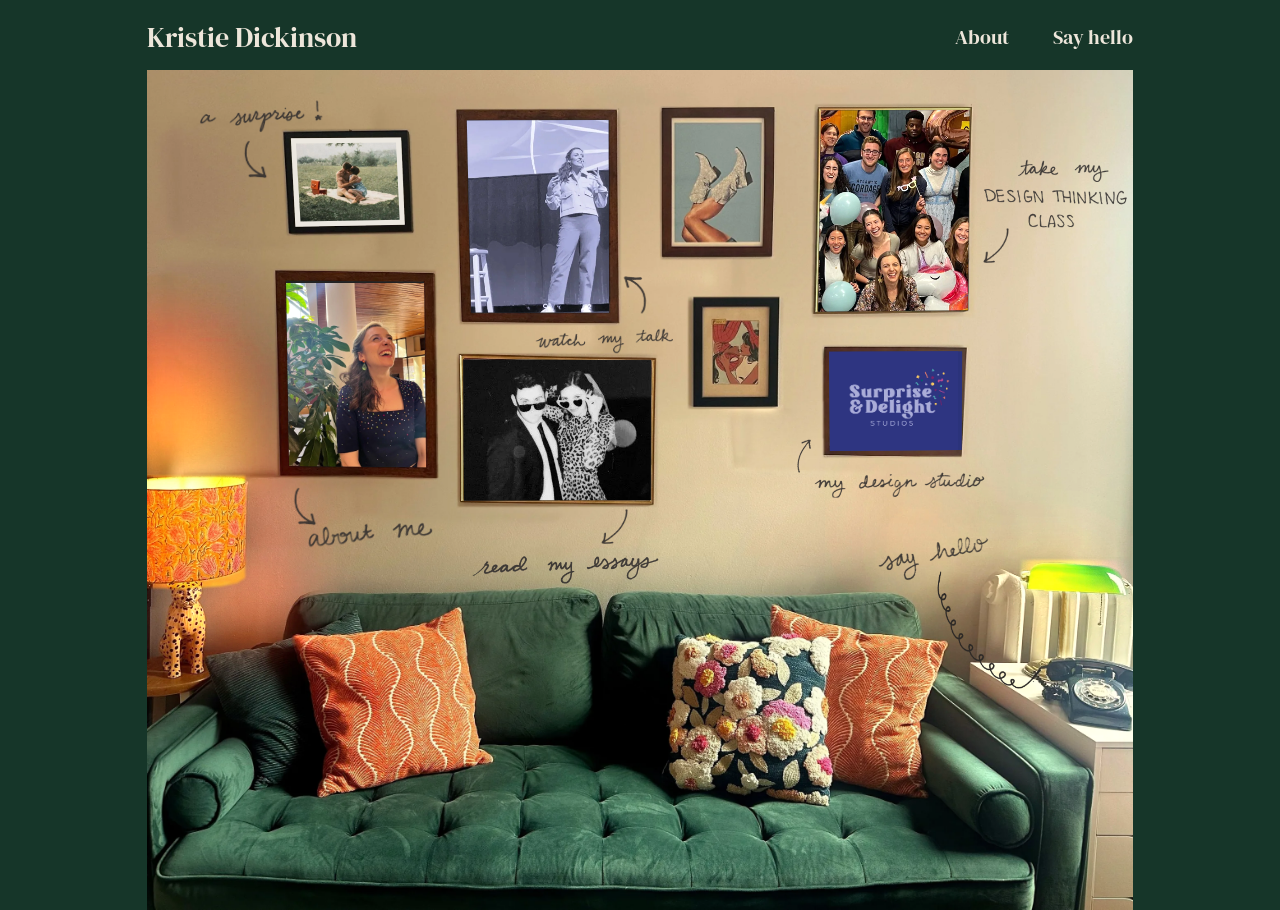
<file: index.html>
<!doctype html>
<html lang="en">
<head>
<meta charset="utf-8">
<meta name="viewport" content="width=device-width, initial-scale=1">
<title>Kristie Dickinson</title>
<meta name="description" content="Kristie Dickinson: writer, teacher, and experience architect. Come on in.">
<meta property="og:type" content="website">
<meta property="og:url" content="https://www.kristiedickinson.com/">
<meta property="og:site_name" content="Kristie Dickinson">
<meta property="og:title" content="Kristie Dickinson">
<meta property="og:description" content="Writer, teacher, and experience architect. Come on in.">
<meta property="og:image" content="https://www.kristiedickinson.com/img/og-room.jpg">
<meta property="og:image:width" content="1200">
<meta property="og:image:height" content="630">
<meta property="og:image:alt" content="Kristie's living room: a green couch under a gallery wall of frames">
<meta name="twitter:card" content="summary_large_image">
<link rel="preconnect" href="https://fonts.googleapis.com">
<link href="https://fonts.googleapis.com/css2?family=Courier+Prime:wght@400;700&family=Lora:ital,wght@0,400;0,600;1,400&family=DM+Serif+Display&display=swap" rel="stylesheet">
<style>
  :root{--green:#1F4A3A;--green-dark:#163629;--cream:#EDE6DA;--brass:#C9A23A;--ink:#2a2116}
  *{box-sizing:border-box}
  html,body{margin:0}
  body{background:var(--green-dark);color:var(--cream);font-family:Lora,Georgia,serif;min-height:100vh}
  header{display:flex;justify-content:space-between;align-items:baseline;padding:18px 28px 14px;letter-spacing:.14em;text-transform:uppercase;font-size:13px}
  header{align-items:center} header .name{font-family:"DM Serif Display",Georgia,serif;font-size:28px;letter-spacing:0;text-transform:none;color:var(--cream);text-decoration:none}
  header .top a{font-family:"DM Serif Display",Georgia,serif;font-size:20px;letter-spacing:0;text-transform:none;color:var(--cream);text-decoration:none;margin-left:44px} header .top a:hover{color:var(--brass)}
  /* header lines up with the room's left + right edges (room width = --rw); keeps a small gutter only when the room fills the window */
  :root{--rw:calc((100vh - 60px) * 3480 / 2964)}
  header{max-width:var(--rw);margin:0 auto;padding-left:max(0px,calc(28px - (100vw - var(--rw)) / 2));padding-right:max(0px,calc(28px - (100vw - var(--rw)) / 2))}
  .room{position:relative;width:100%;max-width:var(--rw);margin:0 auto;aspect-ratio:3480/2964;overflow:hidden;touch-action:none}
  .room > img,.room > div{position:absolute;display:block}
  .room img.base{inset:0;width:100%;height:100%}
  .room .mat,.room .art{inset:0;pointer-events:none}
  .room .art img{position:absolute;max-width:none;filter:brightness(1.04)}
  .room img.glow{mix-blend-mode:plus-lighter;pointer-events:none}
  .room img.lampimg{pointer-events:none}
  .room.off-cheetah .l-cheetah,.room.off-banker .l-banker{display:none}
  .room img.hw{height:auto;pointer-events:none;opacity:.92;transform:translate(var(--tx,0),var(--ty,0)) rotate(var(--r,0deg)) scaleX(var(--fx,1));transform-origin:50% 50%}
  .room img.hw.label{--tx:-50%}
  .room img.hw.hid{display:none}
  .room img.hw.on{opacity:1}
  .room svg{position:absolute;inset:0;width:100%;height:100%}
  .room a polygon{fill:transparent;stroke:transparent;stroke-width:6;cursor:pointer}
  .room a.frame:hover polygon,.room a.frame:focus-visible polygon{fill:rgba(255,236,190,.12);stroke:var(--brass)}
  .room a:focus{outline:none}
  .room.editing svg{pointer-events:none}
  .room.editing img.hw{pointer-events:auto;cursor:grab;outline:1px dashed rgba(166,42,99,.75);outline-offset:4px}
  .room.editing img.hw.hid{display:block;opacity:.35}
  .room.editing .art{pointer-events:auto;cursor:move}
  .room.editing .art:hover{filter:drop-shadow(0 0 0 #A62A63)}
  dialog{border:none;padding:0;max-width:460px;width:calc(100% - 32px);background:var(--cream);color:var(--ink);font-family:Lora,Georgia,serif}
  dialog p{font-size:15px}
  dialog::backdrop{background:rgba(10,20,15,.7)}
  dialog .in{padding:28px 28px 22px;border:3px double var(--green);margin:10px}
  dialog h2{margin:0 0 10px;font-family:"DM Serif Display",Georgia,serif;font-weight:400;font-size:24px;line-height:1.15;color:var(--green)}
  dialog p{margin:0 0 14px;line-height:1.5} dialog p:empty{display:none}
  dialog.wide{max-width:820px}
  /* Dynamic Type: on iPhone/iPad, pop-up text follows the reader's Settings > Text Size. Apple's default body size is 17. Computers keep 15/24. */
  @supports (-webkit-touch-callout:none){
    html{font:-apple-system-body} body{font-size:16px}
    dialog:not(.essays) p{font-size:1rem} dialog:not(.essays) h2{font-size:1.4rem}
    dialog{max-height:calc(100dvh - 32px);overflow:auto}
  }
  #dx iframe{display:block;width:100%;border:0;border-radius:12px}
  #dx .vid{position:relative;aspect-ratio:16/9} #dx .vid iframe{position:absolute;inset:0;height:100%}
  dialog button{font-family:inherit;font-size:14px;background:var(--green);color:var(--cream);border:none;padding:10px 18px;cursor:pointer;letter-spacing:.1em;text-transform:uppercase}
  .tools{display:flex;flex-wrap:wrap;gap:10px;justify-content:center;margin:14px 16px 0}
  .tools button{font-family:inherit;font-size:12px;letter-spacing:.1em;text-transform:uppercase;background:transparent;color:var(--cream);border:1px solid rgba(237,230,218,.5);padding:7px 12px;cursor:pointer}
  .tools button.on{background:var(--cream);color:var(--green-dark)}
  .help{text-align:center;font-size:12px;opacity:.75;margin:10px 16px 0;line-height:1.7}
  dialog a{color:var(--green);font-weight:700}
  .card{list-style:none;margin:0 0 6px;padding:0} .card li{padding:9px 0;border-top:1px dashed rgba(31,74,58,.35)} .card li:first-child{border-top:none}
  .card span{display:inline-block;min-width:92px;font-size:12px;letter-spacing:.1em;text-transform:uppercase;opacity:.7}
  .room img.hw.notecard{background:#F7F2E7;padding:.5% .7%;border:1px solid rgba(42,33,22,.12);opacity:1}
  dialog h2:empty{display:none} dialog .by{font-size:12px;letter-spacing:.1em;text-transform:uppercase;opacity:.7;margin:4px 0 0}
  .room img[data-key="cord"]{display:none!important}
  .room canvas#cordc{position:absolute;inset:0;width:100%;height:100%;pointer-events:none}
  .room .ch{display:none;position:absolute;width:18px;height:18px;margin:-9px 0 0 -9px;border-radius:50%;background:#A62A63;border:2px solid #fff;cursor:grab;z-index:5;touch-action:none}
  .room .ch[data-h="c"]{background:#C9A23A}
  .room.editing .ch{display:block}
  .mlist{display:none}
  .room.loading>*{visibility:hidden}  /* hold the wall back until every piece has arrived, then show it all at once */
  /* essays pop-up */
  dialog.essays{max-width:760px}
  .es .x{position:absolute;top:18px;right:22px;background:none;border:none;padding:4px 8px;font-size:28px;line-height:1;color:var(--green);cursor:pointer;letter-spacing:0;text-transform:none}
  .es h2{font-size:30px;padding-right:32px}
  .es .lede{margin:0 0 20px;font-size:15px;opacity:.75}
  .es .grid{display:grid;grid-template-columns:repeat(3,1fr);gap:18px;margin-bottom:26px;align-items:start}
  .es .ecard{cursor:pointer;display:block;outline-offset:4px}
  .es .ecard .ph{aspect-ratio:4/5;overflow:hidden;background:#d8cfbf;border:6px solid #fff;box-shadow:0 2px 6px rgba(0,0,0,.18)}
  .es .ecard img{width:100%;height:100%;object-fit:cover;display:block}
  .es .ecard h3{font-family:"DM Serif Display",Georgia,serif;font-weight:400;font-size:19px;line-height:1.2;margin:12px 0 4px;color:var(--green)}
  .es .ecard p{margin:0;font-size:14px;line-height:1.4;font-style:italic;opacity:.8}
  .es .ecard:hover h3,.es .ecard:focus-visible h3{text-decoration:underline}
  .es .sub{border-top:1px dashed rgba(31,74,58,.4);border-bottom:1px dashed rgba(31,74,58,.4);padding:18px 0 10px;margin-bottom:18px;text-align:center}
  .es .sub .ask .arr{position:relative;display:inline-block} .sub .ask .arr img{position:absolute;left:176px;top:52%;width:22px;transform:rotate(-20deg) scaleX(-1);z-index:2;pointer-events:none}
  .sub .ask{font-family:"DM Serif Display",Georgia,serif;font-size:22px;color:var(--green);margin:0 0 4px}
  #dx .es .sub iframe{width:100%;max-width:480px;height:150px;margin:0 auto;border-radius:0;background:transparent}
  .es .more-h{font-family:"DM Serif Display",Georgia,serif;font-weight:400;font-size:22px;color:var(--green);margin:6px 0 4px}
  .es .more{list-style:none;padding:0;margin:0}
  .es .more li{padding:11px 0;border-top:1px dashed rgba(31,74,58,.35);display:flex;justify-content:space-between;gap:12px;align-items:baseline}
  .es .more li span{font-size:13px;opacity:.65;font-style:italic;text-align:right}
  .es .back{all:unset;cursor:pointer;font-size:13px;letter-spacing:.1em;text-transform:uppercase;color:var(--green);font-weight:600;display:inline-block}
  .es .read>.back{margin-bottom:14px}
  .es .read h2{font-size:34px}
  .es .dek{font-style:italic;font-size:18px;opacity:.8;margin:0 0 6px}
  .es .date{font-size:12px;letter-spacing:.1em;text-transform:uppercase;opacity:.6;margin:0 0 22px}
  .es .body{font-size:18px;line-height:1.65;max-width:620px;margin:0 auto}
  .es .body p{font-size:18px;margin:0 0 1.1em;line-height:1.65}
  .es .body h1,.es .body h2,.es .body h3,.es .body h4{font-family:"DM Serif Display",Georgia,serif;font-weight:400;color:var(--green);margin:1.4em 0 .5em;font-size:24px;padding:0}
  .es .body img{max-width:100%;height:auto;display:block;margin:0 auto}
  .es .body figure{margin:1.4em 0}
  .es .body figcaption{font-size:14px;font-style:italic;opacity:.7;text-align:center;margin-top:6px}
  .es .body a{font-weight:600}
  .es .body blockquote{margin:1.2em 0;padding-left:16px;border-left:3px solid var(--brass);font-style:italic}
  .es .body hr{border:none;border-top:1px dashed rgba(31,74,58,.4);margin:2em 0}
  .es .end{max-width:620px;margin:28px auto 0;padding-top:18px;border-top:3px double var(--green);text-align:center}
  @media (max-width:700px){
    .es h2{font-size:26px}
    .es .grid{grid-template-columns:1fr;gap:16px}
    .es .ecard{display:grid;grid-template-columns:96px 1fr;gap:14px;align-items:center}
    .es .ecard .ph{aspect-ratio:1;border-width:4px}
    .es .ecard h3{margin:0 0 4px;font-size:18px}
    .es .read h2{font-size:28px}
    .es .body,.es .body p{font-size:17px}
    .es .more li{flex-direction:column;gap:2px}
    .es .more li span{text-align:left}
    dialog.essays .in{padding:22px 16px 18px;margin:6px}
  }
  @media (max-width:700px){
    header{padding:12px 16px 10px;font-size:11px} header .name{font-size:21px} header .top a{margin-left:14px;font-size:16px}
    .mlist{display:flex;flex-direction:column;gap:10px;margin:18px 16px 28px}
    .mlist a{font-family:Lora,Georgia,serif;display:block;text-align:center;color:var(--cream);text-decoration:none;border:1px solid rgba(237,230,218,.5);padding:13px 12px;letter-spacing:.1em;text-transform:uppercase;font-size:13px}
    .mlist p{text-align:center;font-size:12px;opacity:.7;margin:0 0 4px;line-height:1.5}
  }
  .tools{display:none!important} .help{display:none!important} body.edit .tools{display:flex!important} body.edit .help:not([hidden]){display:block!important}
  .note{max-width:900px;margin:14px auto 30px;padding:0 28px;font-size:12px;opacity:.6;line-height:1.6;text-align:center}
</style>
</head>
<body>
<header><a class="name" href="./">Kristie Dickinson</a><nav class="top"><a href="about.html">About</a><a href="#" id="topHello">Say hello</a></nav></header>
<div class="room loading" id="room">
  <img class="base" src="img/wall-2400.webp" srcset="img/wall-1200.webp 1200w, img/wall-2400.webp 2400w" sizes="(max-width:700px) 100vw, 1400px" fetchpriority="high" alt="Kristie's living room: a green velvet couch under a gallery wall of frames">
  <div class="mat" style="clip-path:polygon(14.598% 8.131%,25.776% 8.030%,26.150% 18.421%,15.058% 18.657%);background:#ECE8E0"></div>
  <div class="art" data-art="talk" style="clip-path:polygon(32.443% 6.005%,46.810% 5.938%,46.868% 28.880%,32.874% 28.880%);background:#222"><img alt="" src="img/art1.webp"></div>
  <div class="art" data-art="about" style="clip-path:polygon(14.109% 25.101%,28.104% 25.169%,28.305% 47.301%,14.425% 47.132%);background:#222"><img alt="" src="img/art2.webp"></div>
  <div class="art" data-art="studio" style="clip-path:polygon(32.098% 34.480%,51.121% 34.548%,51.063% 51.181%,32.155% 51.248%);background:#222"><img alt="" src="img/art3.webp"></div>
  <div class="art" data-art="class" style="clip-path:polygon(68.362% 4.825%,83.420% 4.757%,83.247% 28.610%,68.075% 28.745%);background:#222"><img alt="" src="img/art4.webp"></div>
  <div class="art" data-art="record" style="clip-path:polygon(15.115% 8.738%,25.259% 8.637%,25.632% 17.814%,15.575% 18.050%);background:#ECE8E0"><img alt="" src="img/art5.webp"></div>
  <div class="art" data-art="substack" style="clip-path:polygon(69.167% 33.536%,82.672% 33.468%,82.615% 45.243%,69.253% 45.344%);background:#2B337B"><img alt="" src="img/art6.webp"></div>
  <img class="glow l-cheetah" alt="" src="img/glow-l-cheetah.webp" style="left:0.0000%;top:4.4872%;width:63.2184%;height:73.8192%">
  <img class="lampimg l-cheetah" alt="" src="img/lampimg-l-cheetah.webp" style="left:0.0000%;top:47.9757%;width:10.2874%;height:14.0013%">
  <img class="glow l-banker" alt="" src="img/glow-l-banker.webp" style="left:68.7356%;top:45.2429%;width:31.2644%;height:54.7571%">
  <img class="lampimg l-banker" alt="" src="img/lampimg-l-banker.webp" style="left:88.3621%;top:57.9622%;width:11.6379%;height:5.4318%">
  <img class="lampimg l-banker" alt="" src="img/brass-banker.webp" style="left:90.5172%;top:59.3792%;width:9.4828%;height:14.8448%">
  <img class="hw label" data-key="record" alt="A surprise!" src="img/hw-record.webp">
  <img class="hw label" data-key="about" alt="About me" src="img/hw-about.webp">
  <img class="hw label" data-key="class" alt="Take my Design Thinking class" src="img/hw-class-full2.webp">
  <img class="hw free" data-key="classword" alt="" src="img/hw-class-word.webp">
  <img class="hw label" data-key="substack" alt="My design studio" src="img/hw-substack.webp">
  <img class="hw label" data-key="talk" alt="Watch my talk" src="img/hw-talk.webp">
  <img class="hw label" data-key="studio" alt="Read my essays" src="img/hw-studio.webp">
  <img class="hw free" data-key="sayhello" alt="say hello" src="img/hw-sayhello.webp">
  <img class="hw free" data-key="arrow" alt="" src="img/hw-arrow.webp">
  <img class="hw free" data-key="cord" alt="" src="img/hw-cord2.webp">
  <canvas id="cordc" width="1740" height="1482" aria-hidden="true"></canvas>
  <div class="ch" data-h="a" title="Cord start"></div><div class="ch" data-h="c" title="Bend"></div><div class="ch" data-h="b" title="Cord end"></div>
  <img class="hw free" data-key="arrow2" alt="" src="img/hw-arrow2.webp">
  <img class="hw free" data-key="arrow3" alt="" src="img/hw-arrow3.webp">
  <img class="hw free" data-key="arrow4" alt="" src="img/hw-arrow4.webp">
  <img class="hw free" data-key="arrow5" alt="" src="img/hw-arrow5.webp">
  <img class="hw free" data-key="arrow6" alt="" src="img/hw-arrow6.webp">
  <img class="hw free" data-key="arrow7" alt="" src="img/hw-arrow7.webp">
  <img class="hw free" data-key="arrow8" alt="" src="img/hw-arrow8.webp">
  <img class="hw free" data-key="arrow9" alt="" src="img/hw-arrow9.webp">
  <img class="hw free" data-key="arrow10" alt="" src="img/hw-arrow10.webp">
  <img class="hw free" data-key="arrow11" alt="" src="img/hw-arrow11.webp">
  <svg viewBox="0 0 3480 2964" id="hot" aria-label="Gallery wall"></svg>
</div>
<div class="tools"><button id="edit">Edit the wall</button><button id="copy" hidden>Copy positions for Claude</button><button id="reset" hidden>Reset</button></div>
<p class="help" id="help" hidden>Phone cord: drag the pink dots to move its ends, the gold dot to bend it.<br>Labels and arrows: drag to move · scroll to turn · hold Shift and scroll to resize · Option-click to flip an arrow · double-click an arrow to put it away (the faded ones are spares).<br>Photos in frames: drag to reposition · scroll to zoom.</p>
<nav class="mlist" aria-label="Menu">
  <p>Tap a frame on the wall, or pick from here.</p>
  <a href="about.html">About me</a>
  <a href="#" data-go="talk">Watch my talk</a>
  <a href="#" data-go="essays">Read my essays</a>
  <a href="#" data-go="class">Take my Design Thinking class</a>
  <a href="https://www.surpriseanddelightstudios.com" target="_blank" rel="noopener">My design studio</a>
  <a href="#" data-go="record">A surprise!</a>
  <a href="#" data-go="hello">Say hello</a>
</nav>
<dialog id="d"><div class="in"><h2 id="dt"></h2><p id="dp"></p><div id="dx"></div></div></dialog>
<script src="essays-data.js"></script>
<script>
const W=3480,H=2964,room=document.getElementById('room'),svg=document.getElementById('hot'),NS='http://www.w3.org/2000/svg';
const DEF={items:[{"key": "record", "l": 11.49, "t": 3.32, "w": 12.53, "r": -2, "kind": "label", "alt": "A surprise!", "mid": false, "hid": false, "fl": false}, {"key": "about", "l": 22.6, "t": 55.07, "w": 12.65, "r": -4, "kind": "label", "alt": "About me", "mid": true, "hid": false, "fl": false}, {"key": "class", "l": 92.2, "t": 15, "w": 15.2, "r": 3, "kind": "label", "alt": "Take my class", "mid": true, "hid": false, "fl": false}, {"key": "substack", "l": 76.24, "t": 49.39, "w": 17.2, "r": 1.4, "kind": "label", "alt": "My design studio", "mid": true, "hid": false, "fl": false}, {"key": "talk", "l": 46.39, "t": 30.48, "w": 14, "r": 1, "kind": "label", "alt": "Watch my talk", "mid": false, "hid": false, "fl": false}, {"key": "studio", "l": 42.52, "t": 56.92, "w": 19.42, "r": 1, "kind": "label", "alt": "Read my essays", "mid": false, "hid": false, "fl": false}, {"key": "sayhello", "l": 74.12, "t": 56.2, "w": 11.46, "r": -8.9, "kind": "free", "alt": "say hello", "hid": false, "fl": false}, {"key": "arrow", "l": 84.6, "t": 62.4, "w": 7.6, "r": -22, "kind": "free", "alt": "", "hid": true, "fl": false}, {"key": "classword", "l": 87.7, "t": 17.72, "w": 6.6, "r": 1.6, "kind": "free", "alt": "", "hid": true, "fl": false}, {"key": "cord", "l": 84.25, "t": 58.45, "w": 7, "r": 0, "kind": "free", "alt": "", "hid": false, "fl": false}, {"key": "arrow2", "l": 9.37, "t": 8.04, "w": 3.2, "r": 0, "kind": "free", "alt": "", "hid": false, "fl": false}, {"key": "arrow3", "l": 45.66, "t": 52.1, "w": 3.2, "r": 0, "kind": "free", "alt": "", "hid": false, "fl": false}, {"key": "arrow4", "l": 65.49, "t": 44.12, "w": 2.62, "r": -197.1, "kind": "free", "alt": "", "hid": false, "fl": false}, {"key": "arrow5", "l": 14.39, "t": 49.36, "w": 3.2, "r": 0, "kind": "free", "alt": "", "hid": false, "fl": false}, {"key": "arrow6", "l": 84.35, "t": 18.65, "w": 3.2, "r": 0, "kind": "free", "alt": "", "hid": false, "fl": false}, {"key": "arrow7", "l": 51, "t": 60.5, "w": 3.2, "r": 0, "kind": "free", "alt": "", "hid": true, "fl": false}, {"key": "arrow8", "l": 55.2, "t": 60.5, "w": 3.2, "r": 0, "kind": "free", "alt": "", "hid": true, "fl": false}, {"key": "arrow9", "l": 59.4, "t": 60.5, "w": 3.2, "r": 0, "kind": "free", "alt": "", "hid": true, "fl": false}, {"key": "arrow10", "l": 63.6, "t": 60.5, "w": 3.2, "r": 0, "kind": "free", "alt": "", "hid": true, "fl": false}, {"key": "arrow11", "l": 47.95, "t": 24.37, "w": 3.2, "r": 180, "kind": "free", "alt": "", "hid": false, "fl": false}],arts:[{"key": "talk", "iw": 809, "ih": 1100, "fx": 0.5, "fy": 0.45, "z": 1.505, "x": -49, "y": -172, "poly": [[1129, 178], [1629, 176], [1631, 856], [1144, 856]], "bb": [1129, 176, 1631, 856], "bg": "#222"}, {"key": "about", "iw": 768, "ih": 1024, "fx": 0.5, "fy": 0.3, "z": 1, "x": 0, "y": 7, "poly": [[491, 744], [978, 746], [985, 1402], [502, 1397]], "bb": [491, 744, 985, 1402], "bg": "#222"}, {"key": "studio", "iw": 415, "ih": 545, "fx": 0.5, "fy": 0.55, "z": 1.212, "x": -12, "y": -34, "poly": [[1117, 1022], [1779, 1024], [1777, 1517], [1119, 1519]], "bb": [1117, 1022, 1779, 1519], "bg": "#222"}, {"key": "class", "iw": 825, "ih": 1100, "fx": 0.5, "fy": 0.5, "z": 1.403, "x": 57, "y": 22, "poly": [[2379, 143], [2903, 141], [2897, 848], [2369, 852]], "bb": [2369, 141, 2903, 852], "bg": "#222"}, {"key": "record", "iw": 1300, "ih": 1274, "fx": 0.53, "fy": 0.58, "z": 1.75, "x": 14, "y": -10, "poly": [[526, 259], [879, 256], [892, 528], [542, 535]], "bb": [526, 256, 892, 535], "bg": "#ECE8E0"}, {"key": "substack", "iw": 1300, "ih": 1300, "fx": 0.55, "fy": 0.47, "z": 0.989, "x": -8, "y": -15, "poly": [[2407, 994], [2877, 992], [2875, 1341], [2410, 1344]], "bb": [2407, 992, 2877, 1344], "bg": "#2B337B"}],cord:{"a": [2912, 1774], "c": [2897, 2031], "b": [3078, 2211]}};
const KEY='kd-wall-v9';
let st={}; try{st=JSON.parse(localStorage.getItem(KEY)||'{}')}catch(e){}
st.items=st.items||{}; st.arts=st.arts||{};
// preview-only overrides: ?opt=A|B|C (say hello corner), ?lab=cursive|caps (class label). Not saved.
const QS=new URLSearchParams(location.search), PREV={
  A:{sayhello:{l:85.6,t:46.5,w:10.5,r:-6},arrow:{l:91.6,t:51.6,w:3.6,r:18}},
  B:{sayhello:{l:75.6,t:59.2,w:11.46,r:-8.9},arrow:{hid:true}},
  C:{},
  D:{sayhello:{l:80.6,t:70.2,w:8.6,r:-9},arrow:{hid:true}}};
if(QS.get('opt')&&PREV[QS.get('opt')]) st={items:Object.assign({},st.items,PREV[QS.get('opt')]),arts:st.arts};
if(QS.get('opt')==='D') addEventListener('DOMContentLoaded',()=>{document.querySelector('[data-key="sayhello"]').classList.add('notecard');});
if(QS.get('lab')) addEventListener('DOMContentLoaded',()=>{const el=document.querySelector('[data-key="class"]'); if(el){el.src='img/hw-class-'+QS.get('lab')+'.webp'; el.style.width='15.5%';}});
const item=k=>Object.assign({},DEF.items.find(i=>i.key===k),st.items[k]||{});
const art=k=>Object.assign({},DEF.arts.find(a=>a.key===k),st.arts[k]||{});
function drawItem(k){const it=item(k),el=room.querySelector('[data-key="'+k+'"]');
  el.style.left=it.l+'%';el.style.top=it.t+'%';el.style.width=it.w+'%';el.style.setProperty('--r',it.r+'deg');el.classList.toggle('hid',!!it.hid);if(it.mid)el.style.setProperty('--ty','-50%');el.style.setProperty('--fx',it.fl?-1:1);}
function drawArt(k){const a=art(k),img=room.querySelector('[data-art="'+k+'"] img');
  const [x0,y0,x1,y1]=a.bb,bw=x1-x0,bh=y1-y0,s=Math.max(bw/a.iw,bh/a.ih)*a.z,dw=a.iw*s,dh=a.ih*s;
  const cl=(v,lo,hi)=>Math.min(hi,Math.max(lo,v)); const left=cl((x0+bw/2)-a.fx*dw,x1-dw,x0)+a.x, top=cl((y0+bh/2)-a.fy*dh,y1-dh,y0)+a.y;
  img.style.left=left/W*100+'%';img.style.top=top/H*100+'%';img.style.width=dw/W*100+'%';img.style.height=dh/H*100+'%';}
DEF.items.forEach(i=>drawItem(i.key)); DEF.arts.forEach(a=>drawArt(a.key));
function save(){try{localStorage.setItem(KEY,JSON.stringify(st))}catch(e){}}

// clicks (normal mode)
const dlg=document.getElementById('d'), dx=document.getElementById('dx');
const EMBED={
  record:'<p>This is a song I wrote for my dad about his parents. The album cover is a real photo of my grandparents on a picnic in 1952 ❤️</p><iframe src="https://open.spotify.com/embed/track/0n3ZDNdrFCp5UaupJjO0yz?utm_source=generator" height="152" allow="autoplay; clipboard-write; encrypted-media; fullscreen; picture-in-picture" loading="lazy" title="Spotify player"></iframe>',
  class:'<p>Coming soon.</p><p>Want to hear first?</p><p><a href="mailto:hello@kristiedickinson.com?subject=Design%20Thinking%20class%20waitlist&body=Add%20me%20to%20the%20waitlist%20for%20your%20Design%20Thinking%20class!">Join the waitlist</a></p>',
  hello:'<ul class="card"><li><span>Email</span><a href="mailto:hello@kristiedickinson.com">hello@kristiedickinson.com</a></li><li><span>Substack</span><a href="https://kristiedickinson.substack.com" target="_blank" rel="noopener">kristiedickinson.substack.com</a></li><li><span>LinkedIn</span><a href="https://www.linkedin.com/in/kristiedickinson" target="_blank" rel="noopener">in/kristiedickinson</a></li></ul>',
  talk:'<p>Surprise and delight started out as a marketing technique I learned at Apple, and it\'s become a life motto for me.</p><div class="vid"><iframe src="https://www.youtube-nocookie.com/embed/QAR14RJ7tiE?rel=0" allow="accelerometer; autoplay; clipboard-write; encrypted-media; gyroscope; picture-in-picture; web-share" referrerpolicy="strict-origin-when-cross-origin" allowfullscreen title="My TEDx talk"></iframe></div>'
};
function open_(t,p,k){document.getElementById('dt').textContent=t; const e=k&&EMBED[k];
  document.getElementById('dp').textContent=e?'':(p||('The "'+t+'" page opens here. (Placeholder for show-and-tell.)'));
  dx.innerHTML=e||''; dlg.classList.remove('essays'); dlg.classList.toggle('wide',k==='talk'); dlg.showModal();}
dlg.addEventListener('click',e=>{ if(e.target===dlg) dlg.close(); });      // click anywhere outside the card = back to the room
dlg.addEventListener('close',()=>{ dx.innerHTML=''; });                      // stops the song/video when it closes
function hotspot(pts,label,cls,fn){const a=document.createElementNS(NS,'a');a.setAttribute('href','#');a.setAttribute('aria-label',label);if(cls)a.setAttribute('class',cls);
  const p=document.createElementNS(NS,'polygon');p.setAttribute('points',pts.map(p=>p.join(',')).join(' '));a.appendChild(p);svg.appendChild(a);
  a.addEventListener('click',e=>{e.preventDefault();fn();});return a;}
[{"k": "record", "label": "A surprise!", "q": [[452, 185], [953, 182], [966, 602], [468, 609]]}, {"k": "talk", "label": "Watch my talk", "q": [[1095, 144], [1663, 142], [1665, 890], [1110, 890]]}, {"k": "about", "label": "About me", "q": [[462, 715], [1007, 717], [1014, 1431], [473, 1426]]}, {"k": "studio", "label": "Read my essays", "q": [[1103, 1008], [1793, 1010], [1791, 1531], [1105, 1533]]}, {"k": "class", "label": "Take my class", "q": [[2367, 131], [2915, 129], [2909, 860], [2357, 864]]}, {"k": "substack", "label": "My design studio", "q": [[2391, 978], [2893, 976], [2891, 1357], [2394, 1360]]}].forEach(f=>{const LINK={substack:'https://www.surpriseanddelightstudios.com'};
  const a=hotspot(f.q,f.label,'frame',()=>f.k==='about'?(location.href='about.html'):f.k==='studio'?openEssays():LINK[f.k]?window.open(LINK[f.k],'_blank','noopener'):open_(f.k==='class'?'Take my Design Thinking class':f.label,null,f.k));
  const el=room.querySelector('[data-key="'+f.k+'"]'); a.addEventListener('mouseenter',()=>el&&el.classList.add('on')); a.addEventListener('mouseleave',()=>el&&el.classList.remove('on'));});
const hot={"cheetah": [[0, 1440], [352, 1440], [352, 2140], [0, 2140]], "banker": [[3085, 1720], [3480, 1720], [3480, 1875], [3085, 1875]]};
Object.entries(hot).forEach(([k,pts])=>hotspot(pts,'Turn the lamp off or on','switch',()=>room.classList.toggle('off-'+k)));
hotspot([[3160, 2060], [3480, 2060], [3480, 2340], [3160, 2340]],'Say hello','switch',()=>open_('Say hello',null,'hello'));
if(QS.get('opt')==='D') hotspot([[2790,2040],[3120,2040],[3120,2240],[2790,2240]],'Say hello','switch',()=>open_('Say hello',null,'hello'));
const ART={boots:{t:'',p:"This is a real print from my living room. My mom got me these sparkly boots and now they're the only thing I wear onstage at shows.",by:'Print by Vertigo Artography'},
  kiss:{t:'',p:"My favorite TV kiss, re-mixed by a brilliant artist (Does this make you think of The OC or Spider-Man?)",by:'Print by Jenifer Prince'}};
function openArt(k){const a=ART[k];document.getElementById('dt').textContent=a.t;document.getElementById('dp').textContent=a.p;dx.innerHTML='<p class="by">'+a.by+'</p>';dlg.classList.remove('wide','essays');dlg.showModal();}
hotspot([[1810,150],[2210,150],[2210,660],[1810,660]],'A print I love','frame',()=>openArt('boots'));
hotspot([[1910,800],[2220,800],[2220,1170],[1910,1170]],'A print I love','frame',()=>openArt('kiss'));
document.getElementById('topHello').addEventListener('click',e=>{e.preventDefault();open_('Say hello',null,'hello');});
// essays pop-up: 3 favorites with photos, read right here (text copied from Substack into essays-data.js)
const ES_TOP=[{k:'wedding',img:'img/essays/wedding.jpg'},{k:'italy',img:'img/essays/italy.jpg'},{k:'callme',img:'img/essays/callme.jpg'}];
const ES_MORE=[
  {t:'my most surprising halloween costume',u:'https://kristiedickinson.substack.com/p/my-most-surprising-halloween-costume',s:'for a party set in Hell'},
  {t:'hope this email finds you well hah jk',u:'https://kristiedickinson.substack.com/p/hope-this-email-finds-you-well-hah',s:'notes on burnout'},
  {t:'romance is not something you do',u:'https://kristiedickinson.substack.com/p/romance-is-not-something-you-do',s:'romance is a place you go'},
  {t:'love letter to my third grade teacher',u:'https://kristiedickinson.substack.com/p/love-letter-to-my-third-grade-teacher',s:'Dear Mrs. A-B'}];
const ES_SUB='<div class="sub"><p class="ask"><span class="arr">subscribe for free<img src="img/hw-arrow.webp" alt=""></span></p><iframe src="https://kristiedickinson.substack.com/embed" title="Subscribe to my Substack" scrolling="no" loading="lazy"></iframe></div>';
const esc=s=>String(s).replace(/[&<>"]/g,c=>({'&':'&amp;','<':'&lt;','>':'&gt;','"':'&quot;'}[c]));
const X='<button class="x" aria-label="Close" onclick="document.getElementById(\'d\').close()">×</button>';
function esHome(){const E=window.ESSAYS||{};
  dx.innerHTML='<div class="es">'+X+'<h2>read my essays</h2><p class="lede">A few favorites from my Substack.</p><div class="grid">'+
    ES_TOP.filter(e=>E[e.k]).map(e=>'<div class="ecard" role="button" tabindex="0" data-k="'+e.k+'"><div class="ph"><img src="'+e.img+'" alt=""></div><div><h3>'+esc(E[e.k].title)+'</h3><p>'+esc(E[e.k].sub)+'</p></div></div>').join('')+
    '</div>'+ES_SUB+'<h3 class="more-h">More favorites</h3><ul class="more">'+
    ES_MORE.map(m=>'<li><a href="'+m.u+'" target="_blank" rel="noopener">'+esc(m.t)+'</a><span>'+esc(m.s)+'</span></li>').join('')+'</ul></div>';
  dx.querySelectorAll('.ecard').forEach(c=>{c.onclick=()=>esRead(c.dataset.k);c.onkeydown=ev=>{if(ev.key==='Enter'||ev.key===' '){ev.preventDefault();esRead(c.dataset.k);}}});
  dlg.scrollTop=0;}
function esRead(k){const d=ESSAYS[k];
  const date=new Date(d.date+'T12:00').toLocaleDateString('en-US',{month:'long',day:'numeric',year:'numeric'});
  dx.innerHTML='<div class="es"><div class="read">'+X+'<button class="back">‹ All essays</button><h2>'+esc(d.title)+'</h2><p class="dek">'+esc(d.sub)+'</p><p class="date">'+date+'</p><div class="body">'+d.html+'</div><div class="end">'+ES_SUB+'<button class="back">‹ All essays</button></div></div></div>';
  dx.querySelectorAll('.back').forEach(b=>b.onclick=esHome);
  dx.querySelectorAll('.body a').forEach(a=>{a.target='_blank';a.rel='noopener';});
  dlg.scrollTop=0;}
function openEssays(){document.getElementById('dt').textContent='';document.getElementById('dp').textContent='';
  dlg.classList.remove('wide');dlg.classList.add('essays');esHome();dlg.showModal();dlg.scrollTop=0;}
dlg.addEventListener('close',()=>dlg.classList.remove('essays'));
const GO={essays:openEssays,talk:()=>open_('Watch my talk',null,'talk'),class:()=>open_('Take my Design Thinking class',null,'class'),record:()=>open_('A surprise!',null,'record'),hello:()=>open_('Say hello',null,'hello')};
document.querySelectorAll('.mlist [data-go]').forEach(a=>a.addEventListener('click',e=>{e.preventDefault();GO[a.dataset.go]();}));
if(location.hash==='#hello') open_('Say hello',null,'hello');
if(location.hash==='#edit') document.body.classList.add('edit');

// bendable phone cord: drawn on a canvas along a curve (start a, bend c, end b), in room pixels
const cordImg=room.querySelector('img[data-key="cord"]'), cc=document.getElementById('cordc'), cx=cc.getContext('2d');
if(QS.get('cord')) cordImg.src='img/hw-cord-'+QS.get('cord')+'.webp';
const CORD0=()=>{const it=item('cord'),x0=it.l/100*W,y0=it.t/100*H,cw=it.w/100*W,ch=cw*(cordImg.naturalHeight||1698)/(cordImg.naturalWidth||965);return {a:[x0+cw/2,y0],c:[x0+cw/2,y0+ch/2],b:[x0+cw/2,y0+ch],cw,ch};};
const cord=()=>Object.assign({},CORD0(),QS.get('cord')?{}:(DEF.cord||{}),QS.get('cord')?{}:(st.cord||{}));
function drawCord(){ if(!cordImg.complete||!cordImg.naturalWidth) return; const C=cord(),k=cc.width/W; cx.setTransform(1,0,0,1,0,0); cx.clearRect(0,0,cc.width,cc.height);
  const N=260,iw=cordImg.naturalWidth,ih=cordImg.naturalHeight;
  const P=t=>[(1-t)*(1-t)*C.a[0]+2*(1-t)*t*C.c[0]+t*t*C.b[0],(1-t)*(1-t)*C.a[1]+2*(1-t)*t*C.c[1]+t*t*C.b[1]];
  const D=t=>[2*(1-t)*(C.c[0]-C.a[0])+2*t*(C.b[0]-C.c[0]),2*(1-t)*(C.c[1]-C.a[1])+2*t*(C.b[1]-C.c[1])];
  for(let i=0;i<N;i++){const t=i/N,p=P(t),d=D(t),len=Math.hypot(d[0],d[1])/N; const ang=Math.atan2(d[1],d[0])-Math.PI/2;
    cx.setTransform(k,0,0,k,0,0); cx.translate(p[0],p[1]); cx.rotate(ang);
    cx.drawImage(cordImg,0,ih*i/N,iw,ih/N+1.5,-C.cw/2,0,C.cw,len+2);}
  room.querySelectorAll('.ch').forEach(h=>{const q=C[h.dataset.h];h.style.left=q[0]/W*100+'%';h.style.top=q[1]/H*100+'%';});}
cordImg.complete?drawCord():cordImg.addEventListener('load',drawCord);
room.querySelectorAll('.ch').forEach(h=>{let on=false;
  h.addEventListener('pointerdown',e=>{on=true;h.setPointerCapture(e.pointerId);e.stopPropagation();e.preventDefault();});
  h.addEventListener('pointermove',e=>{if(!on)return;const r=room.getBoundingClientRect(),C=cord();
    C[h.dataset.h]=[Math.round((e.clientX-r.left)/r.width*W),Math.round((e.clientY-r.top)/r.height*H)];
    st.cord={a:C.a,c:C.c,b:C.b};drawCord();});
  h.addEventListener('pointerup',()=>{if(on){on=false;save();}});});

// edit mode
const edit=document.getElementById('edit'),copy=document.getElementById('copy'),reset=document.getElementById('reset'),help=document.getElementById('help');
edit.onclick=()=>{const on=room.classList.toggle('editing');edit.classList.toggle('on',on);edit.textContent=on?'Done editing':'Edit the wall';copy.hidden=reset.hidden=help.hidden=!on;};
const editing=()=>room.classList.contains('editing');
const scale=()=>W/room.getBoundingClientRect().width;   // room pixels per screen pixel
let drag=null;
room.addEventListener('pointerdown',e=>{ if(!editing()) return;
  const hw=e.target.closest('img.hw'), ar=e.target.closest('.art');
  if(hw&&e.altKey){const k=hw.dataset.key,it=item(k);(st.items[k]=st.items[k]||{}).fl=!it.fl;drawItem(k);save();e.preventDefault();return;}
  if(hw){const k=hw.dataset.key,it=item(k); drag={type:'item',k,sx:e.clientX,sy:e.clientY,l:it.l,t:it.t};}
  else if(ar){const k=ar.dataset.art,a=art(k); drag={type:'art',k,sx:e.clientX,sy:e.clientY,x:a.x,y:a.y};}
  else return;
  e.preventDefault(); room.setPointerCapture(e.pointerId);});
room.addEventListener('pointermove',e=>{ if(!drag) return; const r=room.getBoundingClientRect(),dx=e.clientX-drag.sx,dy=e.clientY-drag.sy;
  if(drag.type==='item'){st.items[drag.k]=Object.assign(st.items[drag.k]||{},{l:+(drag.l+dx/r.width*100).toFixed(2),t:+(drag.t+dy/r.height*100).toFixed(2),hid:false});drawItem(drag.k);}
  else {st.arts[drag.k]=Object.assign(st.arts[drag.k]||{},{x:Math.round(drag.x+dx*scale()),y:Math.round(drag.y+dy*scale())});drawArt(drag.k);}});
room.addEventListener('pointerup',()=>{ if(drag){save();drag=null;} });
room.addEventListener('wheel',e=>{ if(!editing()) return;
  const hw=e.target.closest('img.hw'), ar=e.target.closest('.art'); if(!hw&&!ar) return; e.preventDefault();
  if(hw){const k=hw.dataset.key,it=item(k),cur=st.items[k]=st.items[k]||{};
    if(e.shiftKey) cur.w=+Math.max(1,Math.min(40,it.w*Math.exp(-(e.deltaY||e.deltaX)*0.002))).toFixed(2);
    else cur.r=+((it.r+e.deltaY*0.25)%360).toFixed(1);
    drawItem(k);}
  else {const k=ar.dataset.art,a=art(k); (st.arts[k]=st.arts[k]||{}).z=+Math.max(0.3,Math.min(8,a.z*Math.exp(-e.deltaY*0.0015))).toFixed(3); drawArt(k);}
  save();},{passive:false});
room.addEventListener('dblclick',e=>{ if(!editing()) return; const hw=e.target.closest('img.hw.free'); if(!hw||!hw.dataset.key.startsWith('arrow')) return;
  const k=hw.dataset.key,it=item(k); (st.items[k]=st.items[k]||{}).hid=!it.hid; drawItem(k); save();});
copy.onclick=async()=>{const out={items:{},arts:{}};
  DEF.items.forEach(i=>{const it=item(i.key); out.items[i.key]={l:it.l,t:it.t,w:it.w,r:it.r,hid:!!it.hid,fl:!!it.fl};});
  DEF.arts.forEach(a=>{const x=art(a.key); out.arts[a.key]={z:x.z,x:x.x,y:x.y};}); const C=cord(); out.cord={a:C.a,c:C.c,b:C.b};
  const txt='Wall positions: '+JSON.stringify(out);
  try{await navigator.clipboard.writeText(txt);copy.textContent='Copied!';}catch(e){prompt('Copy this:',txt);}
  setTimeout(()=>copy.textContent='Copy positions for Claude',1500);};
reset.onclick=()=>{if(confirm('Put everything back to where Claude last saved it?')){try{localStorage.removeItem(KEY)}catch(e){} location.reload();}};

// show the whole wall at once: wait for every picture in the room (8-second safety net so it never stays hidden)
(function(){let shown=false;const show=()=>{if(shown)return;shown=true;drawCord();room.classList.remove('loading');};
  Promise.all([...room.querySelectorAll('img')].map(i=>i.complete?null:new Promise(r=>{i.addEventListener('load',r,{once:true});i.addEventListener('error',r,{once:true});}))).then(show);
  setTimeout(show,8000);})();
</script>
</body>
</html>
</file>
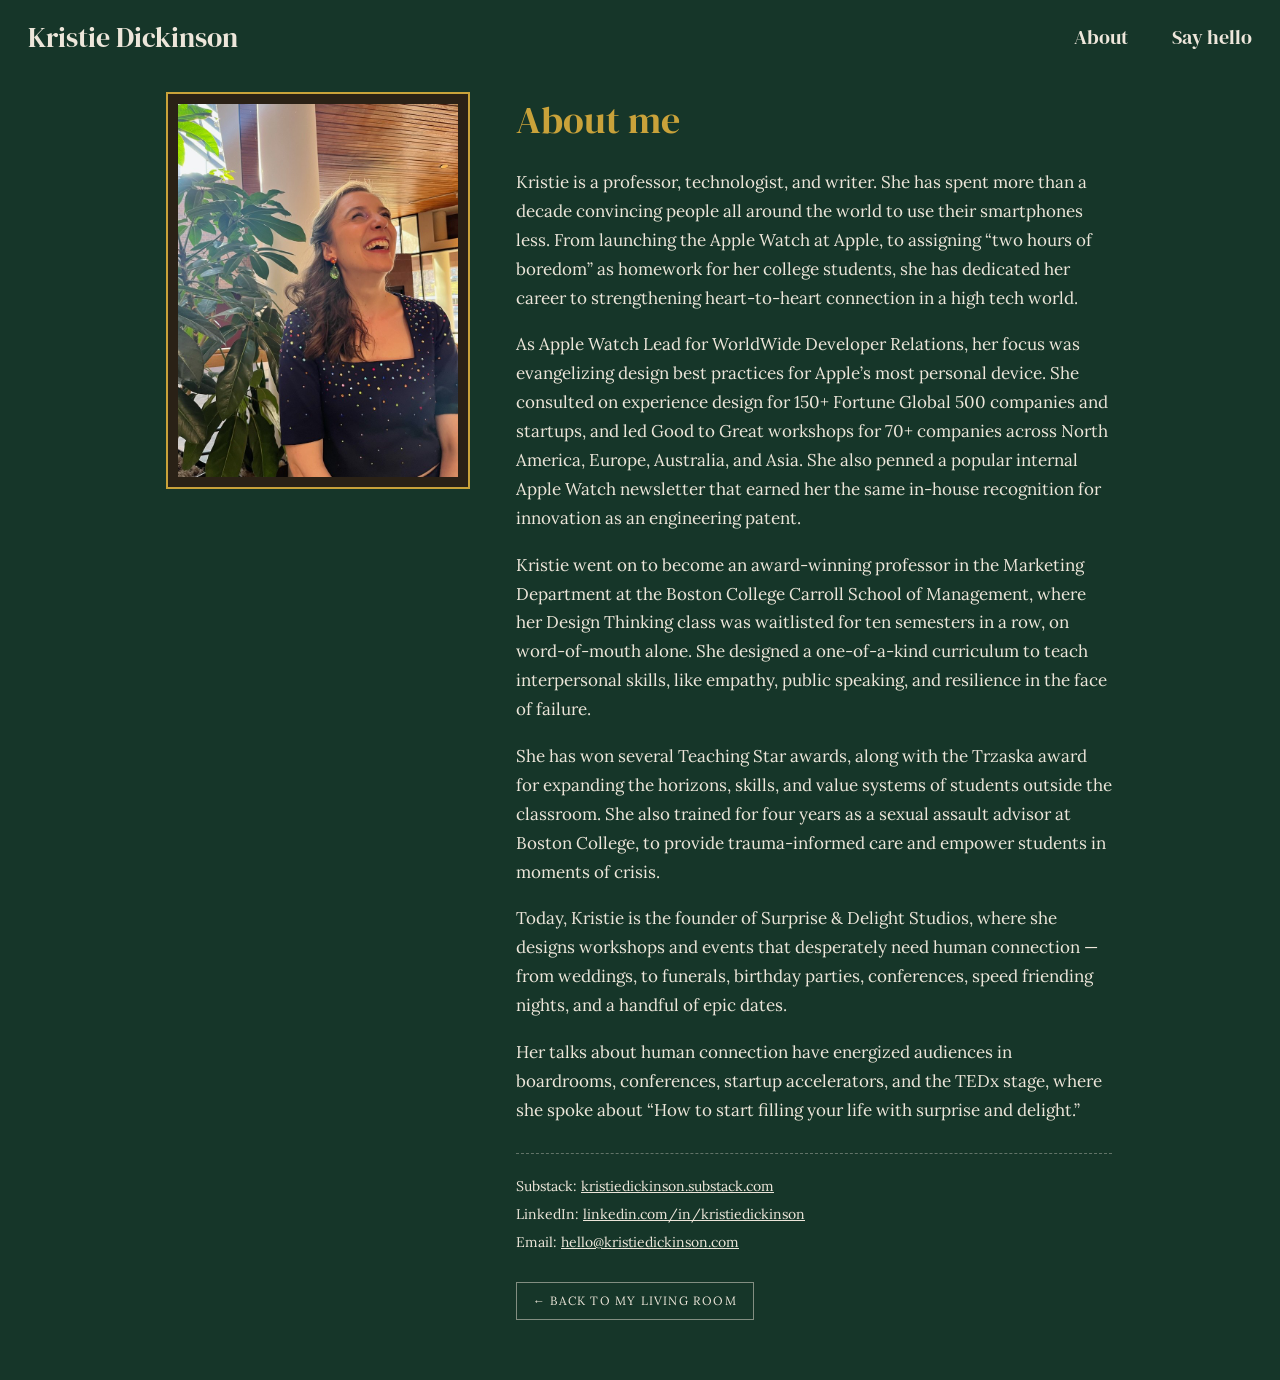
<file: about.html>
<!doctype html>
<html lang="en">
<head>
<meta charset="utf-8">
<meta name="viewport" content="width=device-width, initial-scale=1">
<title>About Kristie Dickinson</title>
<meta name="description" content="Kristie Dickinson is a professor, technologist, and writer.">
<link rel="preconnect" href="https://fonts.googleapis.com">
<link href="https://fonts.googleapis.com/css2?family=Courier+Prime:ital,wght@0,400;0,700;1,400&family=Lora:ital,wght@0,400;0,600;1,400&family=DM+Serif+Display&display=swap" rel="stylesheet">
<style>
  :root{--green:#1F4A3A;--green-dark:#163629;--cream:#EDE6DA;--brass:#C9A23A}
  *{box-sizing:border-box}
  html,body{margin:0}
  body{background:var(--green-dark);color:var(--cream);font-family:Lora,Georgia,serif;min-height:100vh}
  header{display:flex;justify-content:space-between;align-items:baseline;padding:18px 28px 14px;letter-spacing:.14em;text-transform:uppercase;font-size:13px}
  header{align-items:center} header a{color:var(--cream);text-decoration:none} header .name{font-family:"DM Serif Display",Georgia,serif;font-size:28px;letter-spacing:0;text-transform:none}
  header .top a{font-family:"DM Serif Display",Georgia,serif;font-size:20px;letter-spacing:0;text-transform:none;margin-left:44px} header .top a:hover{color:var(--brass)}
  main{max-width:1000px;margin:24px auto 60px;padding:0 28px;display:grid;grid-template-columns:300px 1fr;gap:48px;align-items:start}
  .photo{position:sticky;top:24px}
  .photo img{display:block;width:100%;border:10px solid #2a2116;box-shadow:0 0 0 2px var(--brass)}
  h1{margin:0 0 22px;font-family:"DM Serif Display",Georgia,serif;font-weight:400;font-size:38px;color:var(--brass)}
  p{line-height:1.7;margin:0 0 18px;font-size:17px;font-family:Lora,Georgia,serif}
  .links{font-family:Lora,Georgia,serif}
  .links{margin-top:28px;padding-top:18px;border-top:1px dashed rgba(237,230,218,.35);font-size:14px;line-height:2}
  .links a{color:var(--cream)}
  .back{display:inline-block;margin-top:26px;color:var(--cream);border:1px solid rgba(237,230,218,.5);padding:10px 16px;text-decoration:none;letter-spacing:.1em;text-transform:uppercase;font-size:12px}
  @media (max-width:700px){
    header{padding:12px 16px 10px;font-size:11px} header .name{font-size:21px} header .top a{margin-left:14px;font-size:16px}
    main{grid-template-columns:1fr;gap:26px;padding:0 16px;margin-top:12px}
    .photo{position:static;max-width:260px;margin:0 auto}
    p{font-size:15px}
  }
</style>
</head>
<body>
<header><a class="name" href="./">Kristie Dickinson</a><nav class="top"><a href="about.html">About</a><a href="./#hello">Say hello</a></nav></header>
<main>
  <div class="photo"><img src="art/about.jpg" alt="Kristie Dickinson, laughing"></div>
  <div>
    <h1>About me</h1>
    <p>Kristie is a professor, technologist, and writer. She has spent more than a decade convincing people all around the world to use their smartphones less. From launching the Apple Watch at Apple, to assigning “two hours of boredom” as homework for her college students, she has dedicated her career to strengthening heart-to-heart connection in a high tech world.</p>
    <p>As Apple Watch Lead for WorldWide Developer Relations, her focus was evangelizing design best practices for Apple’s most personal device. She consulted on experience design for 150+ Fortune Global 500 companies and startups, and led Good to Great workshops for 70+ companies across North America, Europe, Australia, and Asia. She also penned a popular internal Apple Watch newsletter that earned her the same in-house recognition for innovation as an engineering patent.</p>
    <p>Kristie went on to become an award-winning professor in the Marketing Department at the Boston College Carroll School of Management, where her Design Thinking class was waitlisted for ten semesters in a row, on word-of-mouth alone. She designed a one-of-a-kind curriculum to teach interpersonal skills, like empathy, public speaking, and resilience in the face of failure.</p>
    <p>She has won several Teaching Star awards, along with the Trzaska award for expanding the horizons, skills, and value systems of students outside the classroom. She also trained for four years as a sexual assault advisor at Boston College, to provide trauma-informed care and empower students in moments of crisis.</p>
    <p>Today, Kristie is the founder of Surprise &amp; Delight Studios, where she designs workshops and events that desperately need human connection — from weddings, to funerals, birthday parties, conferences, speed friending nights, and a handful of epic dates.</p>
    <p>Her talks about human connection have energized audiences in boardrooms, conferences, startup accelerators, and the TEDx stage, where she spoke about “How to start filling your life with surprise and delight.”</p>
    <div class="links">
      Substack: <a href="https://kristiedickinson.substack.com" target="_blank" rel="noopener">kristiedickinson.substack.com</a><br>
      LinkedIn: <a href="https://www.linkedin.com/in/kristiedickinson" target="_blank" rel="noopener">linkedin.com/in/kristiedickinson</a><br>
      Email: <a href="mailto:hello@kristiedickinson.com">hello@kristiedickinson.com</a>
    </div>
    <a class="back" href="./">← Back to my living room</a>
  </div>
</main>
</body>
</html>
</file>
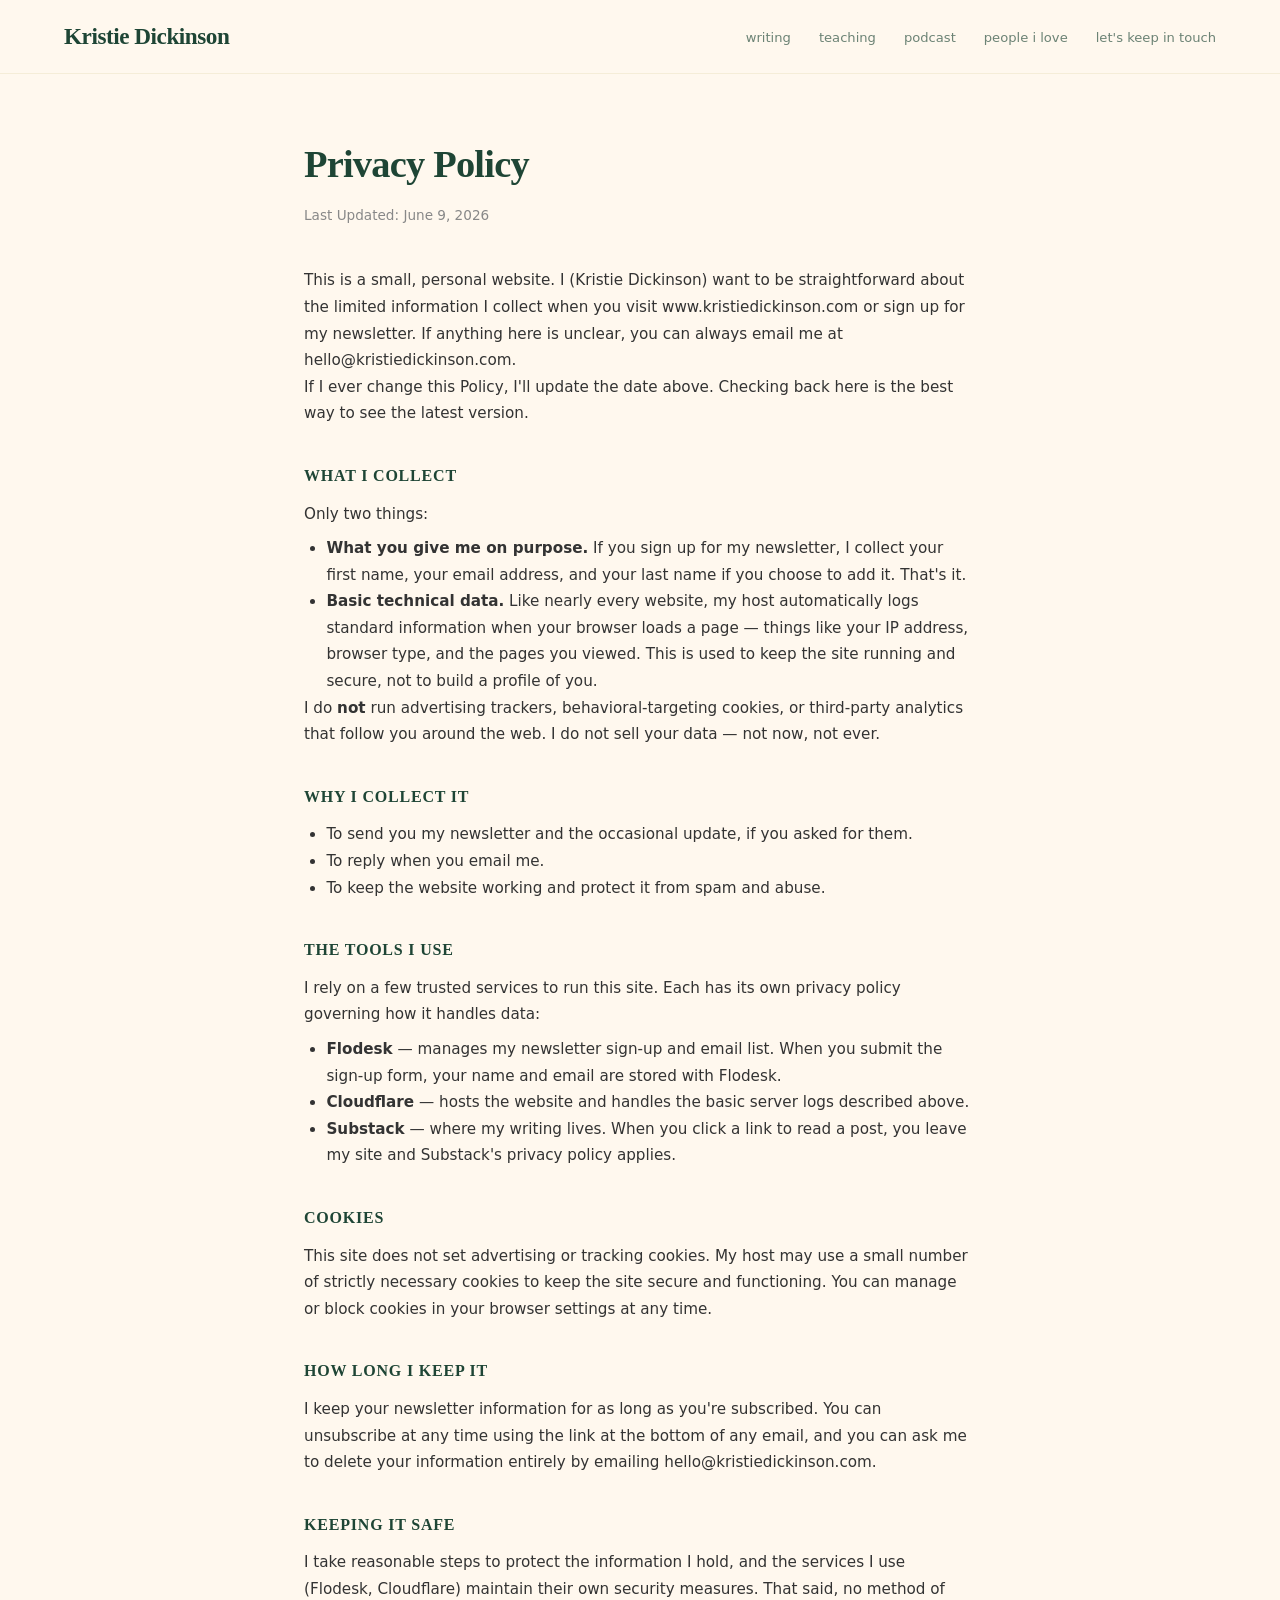
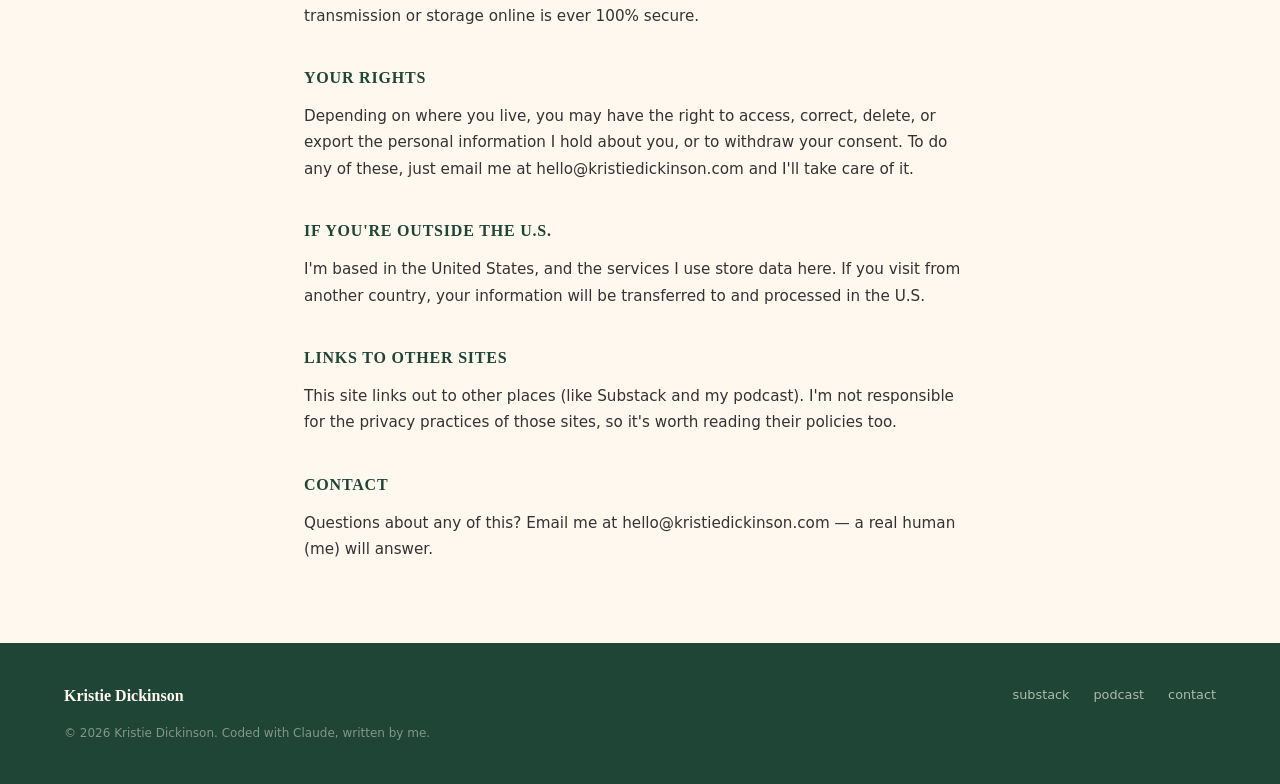
<file: privacy-policy.html>
<!DOCTYPE html>
<html lang="en">
<head>
  <meta charset="UTF-8" />
  <meta name="viewport" content="width=device-width, initial-scale=1.0" />
  <title>Privacy Policy — Kristie Dickinson</title>
  <link rel="stylesheet" href="css/style.css" />
  <style>
    .policy-wrap {
      max-width: 720px;
      margin: 0 auto;
      padding: 60px 24px 80px;
    }
    .policy-wrap h1 {
      font-family: var(--font-display);
      font-size: clamp(1.8rem, 3vw, 2.6rem);
      font-weight: 600;
      margin-bottom: 8px;
      letter-spacing: -0.02em;
    }
    .policy-wrap .last-updated {
      font-size: 0.85rem;
      color: #888;
      margin-bottom: 40px;
    }
    .policy-wrap h2 {
      font-family: var(--font-display);
      font-size: 1rem;
      font-weight: 700;
      letter-spacing: 0.05em;
      text-transform: uppercase;
      margin: 36px 0 12px;
    }
    .policy-wrap p, .policy-wrap li {
      font-size: 0.95rem;
      line-height: 1.75;
      color: #333;
    }
    .policy-wrap ul {
      padding-left: 1.4em;
      margin: 8px 0 0;
    }
    .policy-wrap a {
      color: var(--cobalt);
    }
  </style>
</head>
<body>

  <nav class="site-nav">
    <a class="nav-logo" href="/">Kristie Dickinson</a>
    <ul class="nav-links">
      <li><a href="/#writing">writing</a></li>
      <li><a href="/#teaching">teaching</a></li>
      <li><a href="/#podcast">podcast</a></li>
      <li><a href="/#buddies">people i love</a></li>
      <li><a href="/#newsletter">let's keep in touch</a></li>
    </ul>
  </nav>

  <main class="policy-wrap">
    <h1>Privacy Policy</h1>
    <p class="last-updated">Last Updated: June 9, 2026</p>

    <p>This is a small, personal website. I (Kristie Dickinson) want to be straightforward about the limited information I collect when you visit <a href="https://www.kristiedickinson.com">www.kristiedickinson.com</a> or sign up for my newsletter. If anything here is unclear, you can always email me at <a href="mailto:hello@kristiedickinson.com">hello@kristiedickinson.com</a>.</p>

    <p>If I ever change this Policy, I'll update the date above. Checking back here is the best way to see the latest version.</p>

    <h2>What I Collect</h2>
    <p>Only two things:</p>
    <ul>
      <li><strong>What you give me on purpose.</strong> If you sign up for my newsletter, I collect your first name, your email address, and your last name if you choose to add it. That's it.</li>
      <li><strong>Basic technical data.</strong> Like nearly every website, my host automatically logs standard information when your browser loads a page — things like your IP address, browser type, and the pages you viewed. This is used to keep the site running and secure, not to build a profile of you.</li>
    </ul>
    <p>I do <strong>not</strong> run advertising trackers, behavioral-targeting cookies, or third-party analytics that follow you around the web. I do not sell your data — not now, not ever.</p>

    <h2>Why I Collect It</h2>
    <ul>
      <li>To send you my newsletter and the occasional update, if you asked for them.</li>
      <li>To reply when you email me.</li>
      <li>To keep the website working and protect it from spam and abuse.</li>
    </ul>

    <h2>The Tools I Use</h2>
    <p>I rely on a few trusted services to run this site. Each has its own privacy policy governing how it handles data:</p>
    <ul>
      <li><strong>Flodesk</strong> — manages my newsletter sign-up and email list. When you submit the sign-up form, your name and email are stored with Flodesk.</li>
      <li><strong>Cloudflare</strong> — hosts the website and handles the basic server logs described above.</li>
      <li><strong>Substack</strong> — where my writing lives. When you click a link to read a post, you leave my site and Substack's privacy policy applies.</li>
    </ul>

    <h2>Cookies</h2>
    <p>This site does not set advertising or tracking cookies. My host may use a small number of strictly necessary cookies to keep the site secure and functioning. You can manage or block cookies in your browser settings at any time.</p>

    <h2>How Long I Keep It</h2>
    <p>I keep your newsletter information for as long as you're subscribed. You can unsubscribe at any time using the link at the bottom of any email, and you can ask me to delete your information entirely by emailing <a href="mailto:hello@kristiedickinson.com">hello@kristiedickinson.com</a>.</p>

    <h2>Keeping It Safe</h2>
    <p>I take reasonable steps to protect the information I hold, and the services I use (Flodesk, Cloudflare) maintain their own security measures. That said, no method of transmission or storage online is ever 100% secure.</p>

    <h2>Your Rights</h2>
    <p>Depending on where you live, you may have the right to access, correct, delete, or export the personal information I hold about you, or to withdraw your consent. To do any of these, just email me at <a href="mailto:hello@kristiedickinson.com">hello@kristiedickinson.com</a> and I'll take care of it.</p>

    <h2>If You're Outside the U.S.</h2>
    <p>I'm based in the United States, and the services I use store data here. If you visit from another country, your information will be transferred to and processed in the U.S.</p>

    <h2>Links to Other Sites</h2>
    <p>This site links out to other places (like Substack and my podcast). I'm not responsible for the privacy practices of those sites, so it's worth reading their policies too.</p>

    <h2>Contact</h2>
    <p>Questions about any of this? Email me at <a href="mailto:hello@kristiedickinson.com">hello@kristiedickinson.com</a> — a real human (me) will answer.</p>
  </main>

  <footer class="site-footer">
    <span class="footer-logo">Kristie Dickinson</span>
    <ul class="footer-links">
      <li><a href="https://substack.com/@kristiedickinson" target="_blank">substack</a></li>
      <li><a href="/#podcast">podcast</a></li>
      <li><a href="mailto:hello@kristiedickinson.com">contact</a></li>
    </ul>
    <p class="footer-copy">© 2026 Kristie Dickinson. Coded with Claude, written by me.</p>
  </footer>

</body>
</html>
</file>
<file: css/style.css>
/* ============================================
   kristiedickinson.com
   ============================================
   TO REPAINT THE WHOLE SITE: edit only the
   8 color variables below. That's it.
   ============================================ */

:root {
  --cream:        #FFF8EE;
  --cream-dark:   #F5EDD8;
  --green:        #1E4535;
  --orange:       #E8672A;
  --raspberry:    #C83060;
  --blush:        #F2B8C0;
  --text:         #1E4535;
  --text-muted:   rgba(30, 69, 53, 0.55);

  --font-display: 'Lora', Georgia, serif;
  --font-body:    'Inter', system-ui, sans-serif;
  --max-width:    1100px;
  --px:           clamp(24px, 5vw, 64px);
}

/* ── Reset ── */
*, *::before, *::after { margin: 0; padding: 0; box-sizing: border-box; }

html { scroll-behavior: smooth; }

body {
  font-family: var(--font-body);
  background: var(--cream);
  color: var(--text);
  line-height: 1.6;
  -webkit-font-smoothing: antialiased;
}

img { display: block; max-width: 100%; }
a { color: inherit; text-decoration: none; }

/* ── Nav ── */
.site-nav {
  position: sticky;
  top: 0;
  z-index: 100;
  background: var(--cream);
  border-bottom: 1px solid var(--cream-dark);
  padding: 18px var(--px);
  display: flex;
  align-items: center;
  gap: 32px;
}

.nav-logo {
  font-family: var(--font-display);
  font-size: 1.45rem;
  font-weight: 600;
  letter-spacing: -0.02em;
  margin-right: auto;
  color: var(--green);
}

.nav-links {
  display: flex;
  gap: 28px;
  list-style: none;
}

.nav-links a {
  font-size: 0.82rem;
  font-weight: 500;
  color: var(--text);
  opacity: 0.65;
  transition: opacity 0.15s;
}

.nav-links a:hover { opacity: 1; }

/* ── Away strip ── */
.away-strip {
  background: var(--cream-dark);
  border-bottom: 1px solid rgba(30,69,53,0.08);
  padding: 9px var(--px);
  display: flex;
  align-items: center;
  gap: 10px;
  font-size: 0.75rem;
  font-weight: 500;
  color: var(--text-muted);
  letter-spacing: 0.01em;
}

.away-dot {
  width: 7px;
  height: 7px;
  border-radius: 50%;
  background: #4CAF50;
  flex-shrink: 0;
}

#away-text {
  transition: opacity 0.4s;
}

/* ── Hero ── */
.hero {
  min-height: calc(100svh - 100px);
  padding: clamp(48px, 8vw, 96px) var(--px) clamp(48px, 6vw, 80px);
  display: grid;
  grid-template-columns: 1.1fr 0.9fr;
  gap: clamp(32px, 5vw, 80px);
  align-items: center;
  position: relative;
  overflow: hidden;
}

/* Scattered confetti dots — nod to old brand, very subtle */
.hero::before {
  content: '';
  position: absolute;
  inset: 0;
  background-image:
    radial-gradient(circle, var(--blush) 3px, transparent 3px),
    radial-gradient(circle, var(--orange) 2px, transparent 2px),
    radial-gradient(circle, var(--raspberry) 2px, transparent 2px),
    radial-gradient(circle, var(--green) 2px, transparent 2px);
  background-size: 320px 280px, 440px 380px, 280px 360px, 500px 420px;
  background-position: 5% 15%, 85% 70%, 60% 10%, 20% 85%;
  opacity: 0.18;
  pointer-events: none;
}

.hero-left {
  position: relative;
  display: flex;
  flex-direction: row;
  align-items: center;
  gap: 32px;
  min-width: 0;
}

.hero-greeting {
  font-size: 0.78rem;
  font-weight: 600;
  letter-spacing: 0.1em;
  text-transform: uppercase;
  color: var(--raspberry);
  margin-bottom: 12px;
}

.hero-name {
  font-family: var(--font-display);
  font-size: clamp(2.4rem, calc(10vw - 80px), 6rem);
  line-height: 0.95;
  letter-spacing: -0.03em;
  color: var(--green);
  margin-bottom: 36px;
}

.hero-name em {
  font-style: italic;
  display: block;
}

.hero-cta {
  display: inline-flex;
  align-items: center;
  gap: 8px;
  background: var(--orange);
  color: #fff;
  padding: 13px 28px;
  border-radius: 100px;
  font-size: 0.85rem;
  font-weight: 600;
  font-family: var(--font-body);
  transition: transform 0.15s, box-shadow 0.15s;
  border: none;
  cursor: pointer;
}

.hero-cta:hover {
  transform: translateY(-2px);
  box-shadow: 0 6px 20px rgba(232, 103, 42, 0.35);
}

/* Hero right */
.hero-right {
  position: relative;
  display: flex;
  flex-direction: column;
  gap: 28px;
  min-width: 0;
}

.hero-photo {
  width: 280px;
  height: 280px;
  flex-shrink: 0;
  aspect-ratio: 1;
  object-fit: cover;
  object-position: center center;
  border-radius: 50%;
  display: block;
}

.hero-blurb {
  font-family: var(--font-display);
  font-style: italic;
  font-size: clamp(1.3rem, 2.2vw, 1.6rem);
  line-height: 1.5;
  color: var(--green);
  font-weight: 600;
}

.hero-blurb-accent {
  color: var(--orange);
  font-weight: 700;
}

.hero-party {
  font-family: var(--font-display);
  font-style: italic;
  font-weight: 400;
  font-size: clamp(1rem, 1.5vw, 1.15rem);
  line-height: 1.6;
  color: var(--green);
}

.dot {
  font-weight: 900;
  font-size: 1.1em;
}

.hero-subhead {
  font-family: var(--font-body);
  font-size: clamp(0.9rem, 1.4vw, 1.05rem);
  line-height: 1.7;
  color: var(--text-muted);
}

.hero-descriptors {
  font-size: 0.82rem;
  color: var(--raspberry);
  font-style: italic;
  line-height: 1.6;
  user-select: text;
}

/* ── Section base ── */
.section {
  padding: clamp(48px, 7vw, 96px) var(--px);
}

.section-label {
  font-size: 0.72rem;
  font-weight: 600;
  letter-spacing: 0.12em;
  text-transform: uppercase;
  color: var(--raspberry);
  margin-bottom: 20px;
}

.section-heading {
  font-family: var(--font-display);
  font-size: clamp(1.6rem, 3vw, 2.4rem);
  font-weight: 600;
  color: var(--green);
  letter-spacing: -0.02em;
  line-height: 1.2;
}

.section-divider {
  border: none;
  border-top: 1px solid var(--cream-dark);
}

/* ── Podcast ── */
.podcast-section { background: var(--cream); }

.podcast-inner {
  max-width: var(--max-width);
  margin: 0 auto;
  display: grid;
  grid-template-columns: 1fr 1fr;
  gap: clamp(32px, 5vw, 80px);
  align-items: center;
}

.podcast-desc {
  font-size: 1rem;
  line-height: 1.75;
  color: var(--text-muted);
  margin-top: 16px;
  max-width: 400px;
}

.episode-card {
  background: var(--cream-dark);
  border-radius: 16px;
  padding: 32px 28px;
  display: flex;
  flex-direction: column;
  gap: 16px;
}

.episode-label {
  font-size: 0.72rem;
  font-weight: 600;
  letter-spacing: 0.12em;
  text-transform: uppercase;
  color: var(--raspberry);
}

.episode-title {
  font-family: var(--font-display);
  font-size: 1.2rem;
  font-weight: 600;
  color: var(--green);
  line-height: 1.35;
}

.episode-links {
  display: flex;
  gap: 16px;
  flex-wrap: wrap;
}

.episode-link {
  font-size: 0.82rem;
  font-weight: 600;
  color: var(--orange);
  transition: opacity 0.15s;
}

.episode-link:hover { opacity: 0.7; }

/* ── The Book ── */
.book-section {
  background: var(--green);
  color: var(--cream);
}

.book-inner {
  max-width: var(--max-width);
  margin: 0 auto;
  display: grid;
  grid-template-columns: 1fr 1fr;
  gap: clamp(32px, 5vw, 80px);
  align-items: center;
}

.book-label {
  font-size: 0.72rem;
  font-weight: 600;
  letter-spacing: 0.12em;
  text-transform: uppercase;
  color: var(--blush);
  margin-bottom: 20px;
}

.book-title {
  font-family: var(--font-display);
  font-size: clamp(1.8rem, 3.5vw, 2.8rem);
  font-style: italic;
  font-weight: 600;
  line-height: 1.15;
  letter-spacing: -0.02em;
  margin-bottom: 20px;
  color: var(--cream);
}

.book-body {
  font-size: 1rem;
  line-height: 1.75;
  opacity: 0.8;
  margin-bottom: 32px;
  max-width: 440px;
}

.book-cta {
  display: inline-flex;
  align-items: center;
  gap: 8px;
  background: var(--orange);
  color: #fff;
  padding: 13px 28px;
  border-radius: 100px;
  font-size: 0.85rem;
  font-weight: 600;
  transition: transform 0.15s, box-shadow 0.15s;
}

.book-cta:hover {
  transform: translateY(-2px);
  box-shadow: 0 6px 20px rgba(232, 103, 42, 0.4);
}

.book-aside {
  display: flex;
  flex-direction: column;
  gap: 16px;
}

.book-quote {
  font-family: var(--font-display);
  font-style: italic;
  font-size: clamp(1.2rem, 2vw, 1.5rem);
  line-height: 1.55;
  opacity: 0.75;
  padding-left: 20px;
  border-left: 3px solid var(--raspberry);
}

/* ── Writing ── */
.writing-section { background: var(--cream); }

.writing-inner {
  max-width: var(--max-width);
  margin: 0 auto;
}

.writing-grid {
  display: grid;
  grid-template-columns: repeat(3, 1fr);
  gap: 24px;
  margin-top: 36px;
}

.post-card {
  background: var(--cream-dark);
  border-radius: 16px;
  padding: 28px 24px;
  display: flex;
  flex-direction: column;
  gap: 12px;
  transition: transform 0.15s;
  position: relative;
  cursor: pointer;
}

.post-card:hover { transform: translateY(-3px); }

.post-thumb {
  width: 100%;
  aspect-ratio: 16 / 9;
  object-fit: cover;
  border-radius: 10px;
  margin-bottom: 4px;
}

.post-tag {
  font-size: 0.68rem;
  font-weight: 600;
  letter-spacing: 0.08em;
  text-transform: uppercase;
  color: var(--raspberry);
}

.post-title {
  font-family: var(--font-display);
  font-size: 1.1rem;
  font-weight: 600;
  line-height: 1.35;
  color: var(--green);
}

.post-excerpt {
  font-size: 0.88rem;
  line-height: 1.65;
  color: var(--text-muted);
  flex: 1;
}

.post-link {
  font-size: 0.8rem;
  font-weight: 600;
  color: var(--orange);
  margin-top: 4px;
}

.post-link::after {
  content: '';
  position: absolute;
  inset: 0;
}

.post-link:hover { text-decoration: underline; }

/* ── Teaching ── */
.teaching-section { background: var(--cream); }

.teaching-inner {
  max-width: var(--max-width);
  margin: 0 auto;
}

.testimonial-grid {
  display: grid;
  grid-template-columns: repeat(4, 1fr);
  gap: 20px;
  margin-top: 36px;
}

.testimonial-card {
  background: var(--cream-dark);
  border-radius: 16px;
  padding: 28px 24px;
  display: flex;
  flex-direction: column;
  gap: 16px;
  border-left: 3px solid var(--raspberry);
}

.testimonial-card p {
  font-family: var(--font-display);
  font-style: italic;
  font-size: 0.97rem;
  line-height: 1.7;
  color: var(--green);
  flex: 1;
}

.testimonial-card cite {
  font-size: 0.72rem;
  font-weight: 600;
  color: var(--text-muted);
  font-style: normal;
  letter-spacing: 0.06em;
  text-transform: uppercase;
}

.testimonial-pull {
  background: var(--blush);
  border-radius: 20px;
  padding: clamp(36px, 5vw, 60px) clamp(32px, 5vw, 72px);
  margin-top: 32px;
  text-align: center;
}

.testimonial-pull p {
  font-family: var(--font-display);
  font-style: italic;
  font-size: clamp(1.5rem, 2.8vw, 2.2rem);
  font-weight: 600;
  color: var(--green);
  line-height: 1.35;
  letter-spacing: -0.02em;
  max-width: 640px;
  margin: 0 auto 20px;
}

.testimonial-pull cite {
  font-size: 0.72rem;
  font-weight: 600;
  color: var(--raspberry);
  font-style: normal;
  letter-spacing: 0.1em;
  text-transform: uppercase;
}

.teaching-bio {
  margin-top: 48px;
  max-width: 640px;
}

.teaching-bio-placeholder {
  font-size: 0.9rem;
  line-height: 1.75;
  color: var(--orange);
  font-style: italic;
  border-left: 3px solid var(--orange);
  padding-left: 16px;
  opacity: 0.75;
}

.teaching-cta-link {
  display: inline-block;
  margin-top: 32px;
  font-size: 1rem;
  font-weight: 600;
  color: var(--orange);
  border-bottom: 2px solid currentColor;
  padding-bottom: 2px;
  transition: opacity 0.15s;
}

.teaching-cta-link:hover { opacity: 0.7; }

/* ── Buddy List ── */
.buddy-section {
  background: var(--cream-dark);
}

.buddy-inner {
  max-width: var(--max-width);
  margin: 0 auto;
  display: grid;
  grid-template-columns: 1fr 1fr;
  gap: clamp(32px, 5vw, 80px);
  align-items: start;
}

.buddy-description {
  font-family: var(--font-display);
  font-style: italic;
  font-size: 1.05rem;
  line-height: 1.7;
  margin-top: 16px;
  color: var(--text-muted);
}

.buddy-list {
  list-style: none;
  display: flex;
  flex-direction: column;
  gap: 2px;
  margin-top: 8px;
}

.buddy-item {
  display: flex;
  align-items: center;
  gap: 10px;
  padding: 10px 14px;
  border-radius: 10px;
  font-size: 0.88rem;
  transition: background 0.12s;
}

.buddy-item:hover { background: rgba(30,69,53,0.05); }

.buddy-status {
  width: 8px;
  height: 8px;
  border-radius: 50%;
  flex-shrink: 0;
}

.buddy-status.online  { background: #4CAF50; }
.buddy-status.away    { background: #FFC107; }
.buddy-status.offline { background: #bbb; }

.buddy-name {
  font-weight: 600;
  color: var(--green);
}

.buddy-note {
  font-size: 0.78rem;
  color: var(--text-muted);
  margin-left: auto;
  font-style: italic;
}

/* ── Newsletter ── */
.newsletter-section {
  background: var(--raspberry);
  color: #fff;
  text-align: center;
}

.newsletter-inner {
  max-width: 800px;
  margin: 0 auto;
}

.newsletter-heading {
  font-family: var(--font-display);
  font-size: clamp(1.6rem, 3vw, 2.4rem);
  font-weight: 600;
  line-height: 1.2;
  margin-bottom: 16px;
  letter-spacing: -0.02em;
}

.newsletter-subhead {
  font-size: 1rem;
  line-height: 1.65;
  opacity: 0.85;
  margin-bottom: 32px;
}

.newsletter-form {
  display: flex;
  gap: 10px;
  max-width: 680px;
  margin: 0 auto;
}

.newsletter-form .newsletter-input {
  flex: 1;
  min-width: 0;
}

.newsletter-success {
  font-family: var(--font-display);
  font-style: italic;
  font-size: 1.15rem;
  opacity: 0.9;
  margin-top: 12px;
}

.newsletter-error {
  font-size: 0.88rem;
  opacity: 0.75;
  margin-top: 12px;
}

.newsletter-privacy {
  font-size: 0.78rem;
  opacity: 0.6;
  margin-top: 14px;
}

.newsletter-input {
  flex: 1;
  padding: 13px 18px;
  border-radius: 100px;
  border: none;
  font-size: 0.88rem;
  font-family: var(--font-body);
  background: rgba(255,255,255,0.2);
  color: #fff;
  outline: none;
}

.newsletter-input::placeholder { color: rgba(255,255,255,0.65); }

.newsletter-input:focus { background: rgba(255,255,255,0.28); }

.newsletter-btn {
  background: var(--orange);
  color: #fff;
  border: none;
  padding: 13px 24px;
  border-radius: 100px;
  font-size: 0.85rem;
  font-weight: 600;
  font-family: var(--font-body);
  cursor: pointer;
  white-space: nowrap;
  flex-shrink: 0;
  transition: transform 0.15s;
}

.newsletter-btn:hover { transform: translateY(-1px); }

/* ── Footer ── */
.site-footer {
  background: var(--green);
  color: var(--cream);
  padding: 40px var(--px);
  display: flex;
  align-items: center;
  justify-content: space-between;
  flex-wrap: wrap;
  gap: 16px;
}

.footer-logo {
  font-family: var(--font-display);
  font-size: 1rem;
  font-weight: 600;
}

.footer-links {
  display: flex;
  gap: 24px;
  list-style: none;
  font-size: 0.8rem;
  opacity: 0.65;
}

.footer-links a:hover { opacity: 1; }

.footer-copy {
  font-size: 0.75rem;
  opacity: 0.45;
  width: 100%;
}

/* ── Responsive ── */
@media (max-width: 900px) {
  .hero,
  .book-inner,
  .buddy-inner,
  .podcast-inner {
    grid-template-columns: 1fr;
  }

  .hero-left {
    flex-direction: column;
    align-items: flex-start;
  }

  .hero-name {
    font-size: clamp(3.2rem, 10vw, 6rem);
  }
}

@media (max-width: 768px) {
  .writing-grid {
    grid-template-columns: 1fr;
  }

  .testimonial-grid {
    grid-template-columns: repeat(2, 1fr);
  }

  .newsletter-form {
    flex-direction: column;
  }

  .nav-links { display: none; }
}

@media (max-width: 480px) {
  .testimonial-grid {
    grid-template-columns: 1fr;
  }
}
</file>
